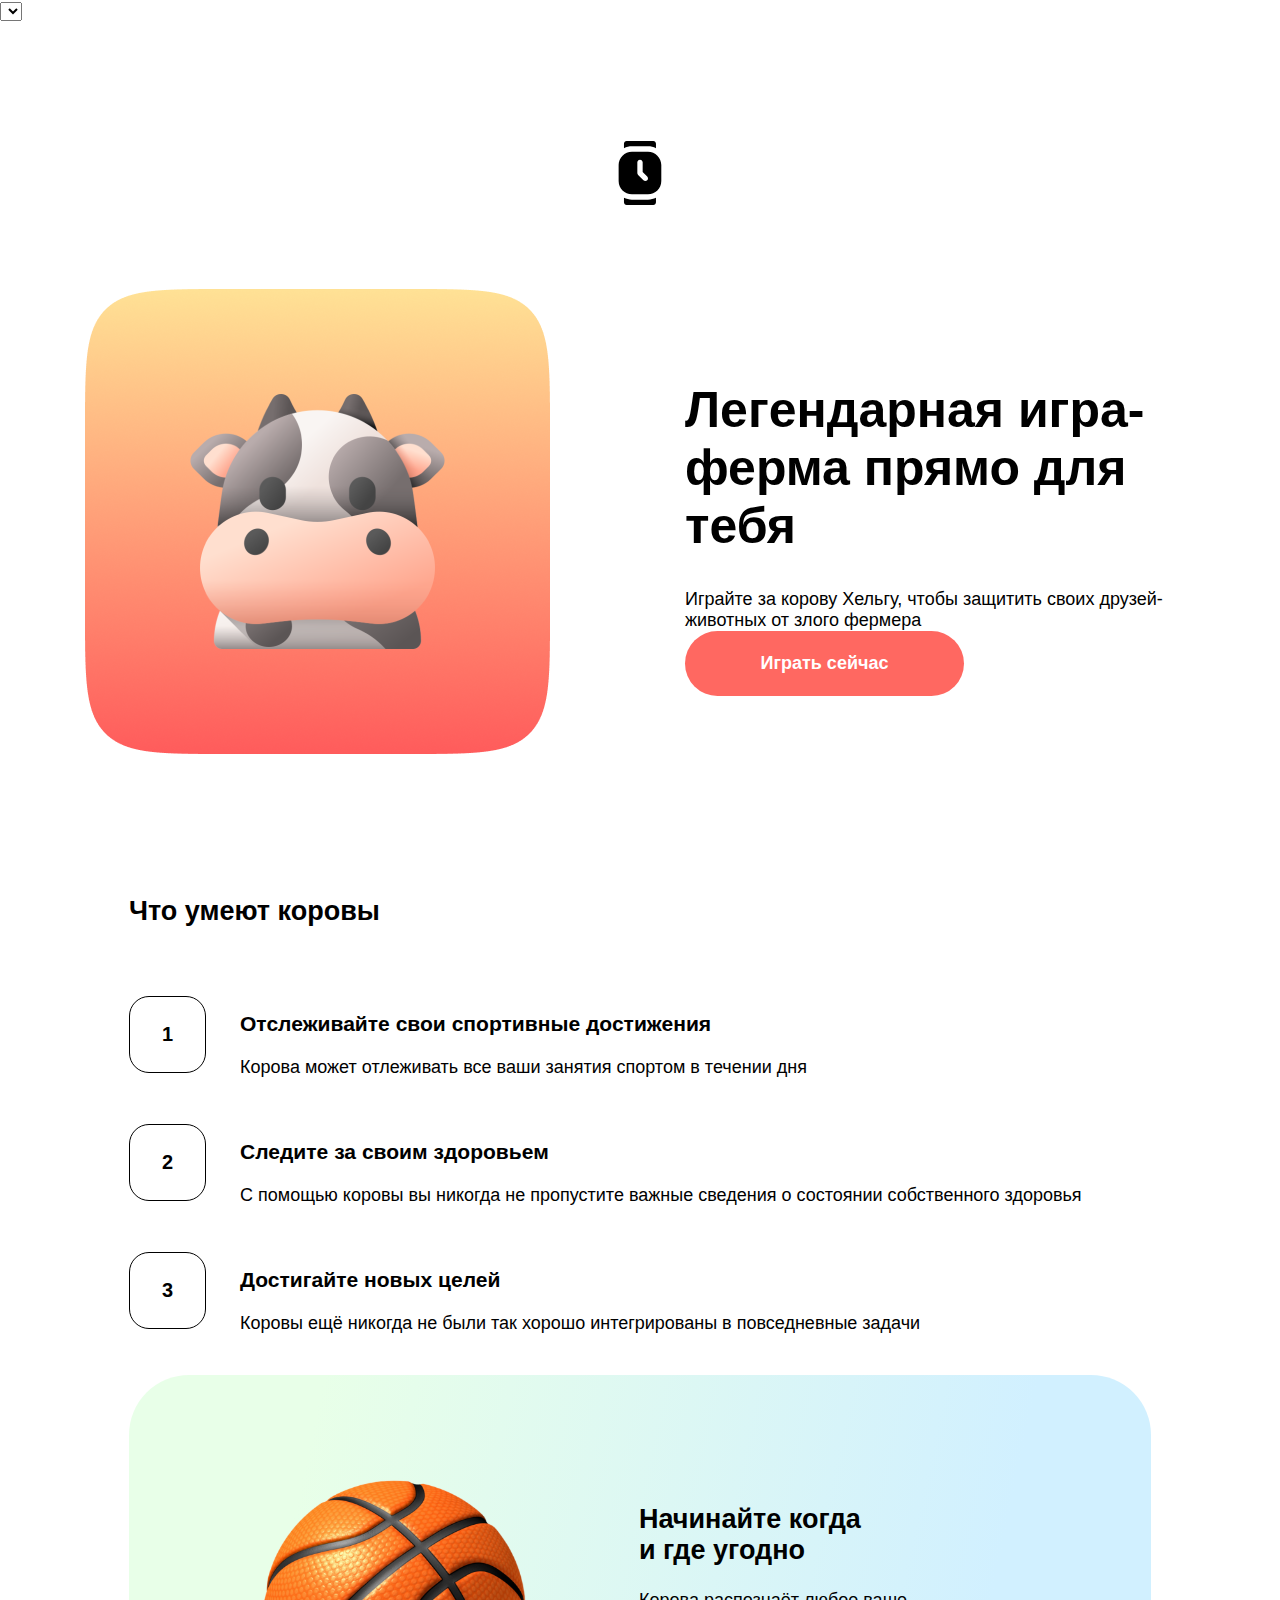
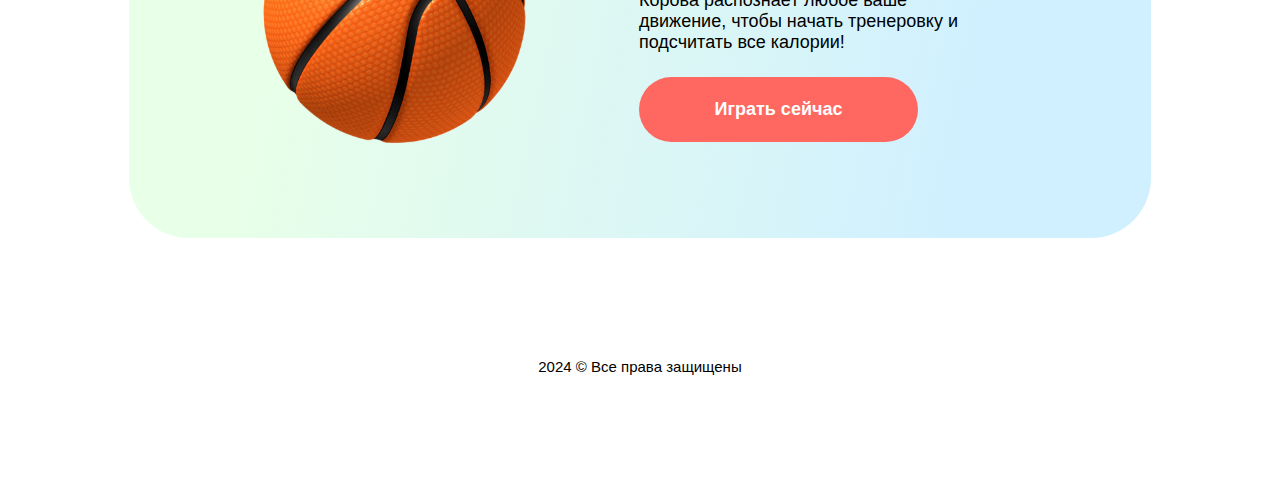
<file: index.html>
<!DOCTYPE html>
 <html lang="ru">
 <head>
    <meta charset="UTF-8">
    <meta name="viewport" content="width=device-width, initial-scale=1.0">
    <title>Sportbit</title>
    <link rel="stylesheet" href="main.css">
 </head>
 <body>
   <header>
   </header>
   <select name="features">
   </select>
   <selection class="action">
      <div class="container">
      </div>
   <section class="header">
     <div class="container">
         <a href="#" class="logo">
            <img src="free-icon-font-watch-smart-9586205.svg" alt="логотип" class="img-logo">
         </a>
         <div class="wrapper">
            <img src="Frame 13.png" alt="часы" class="clock">
            <div class="text">
               <h1>Легендарная игра-ферма прямо для тебя</h1>
               <p>Играйте за корову Хельгу, чтобы защитить своих друзей-животных от злого фермера</p>
               <a href="#" class="button">Играть сейчас</a>
            </div>   
         </div>
     </div>
   </section>
   </section>
   </header>
   <section class="features">
      <div class="container">
         <div class="features-container">
            <h2>Что умеют коровы</h2>
            <div class="feature">
               <span class="feature-digit">1</span>
               <div class="feature-wrap">
                  <h3 class="feature-title">
                     Отслеживайте свои спортивные достижения
                  </h3>
                  <p class="feature-text">
                     Корова может отлеживать все ваши занятия спортом в течении дня
                  </p>
               </div>
            </div>
            <div class="feature">
               <span class="feature-digit">2</span>
               <div class="feature-wrap">
                  <h3 class="feature-title">
                     Следите за своим здоровьем
                  </h3>
                  <p class="feature-text">
                     С помощью коровы вы никогда не пропустите важные сведения о состоянии собственного здоровья
                  </p>
               </div>
            </div>
            <div class="feature">
               <span class="feature-digit">3</span>
               <div class="feature-wrap">
                  <h3 class="feature-title">
                     Достигайте новых целей
                  </h3>
                  <p class="feature-text">
                     Коровы ещё никогда не были так хорошо интегрированы в повседневные задачи
                  </p>
               </div>
            </div>
            <div class="action-wrap">
               <img src="ball.png" alt="ball" class="ball"/>
               <div class="hero-text">
                  <h2>Начинайте когда <br>и где угодно</h2>
                  <p class="intro">Корова распознаёт любое ваше движение, чтобы начать тренеровку и подсчитать все калории!</p>
                  <a href="#" class="button">Играть сейчас</a>
               </div>
            </div>
         </div>
      </div>   
   </section>
   <footer class="footer">
      <div class="container">
         <p class="credits">2024 © Все права защищены</p>   
      </div>
   </footer>
  </body>
 </html>
</file>
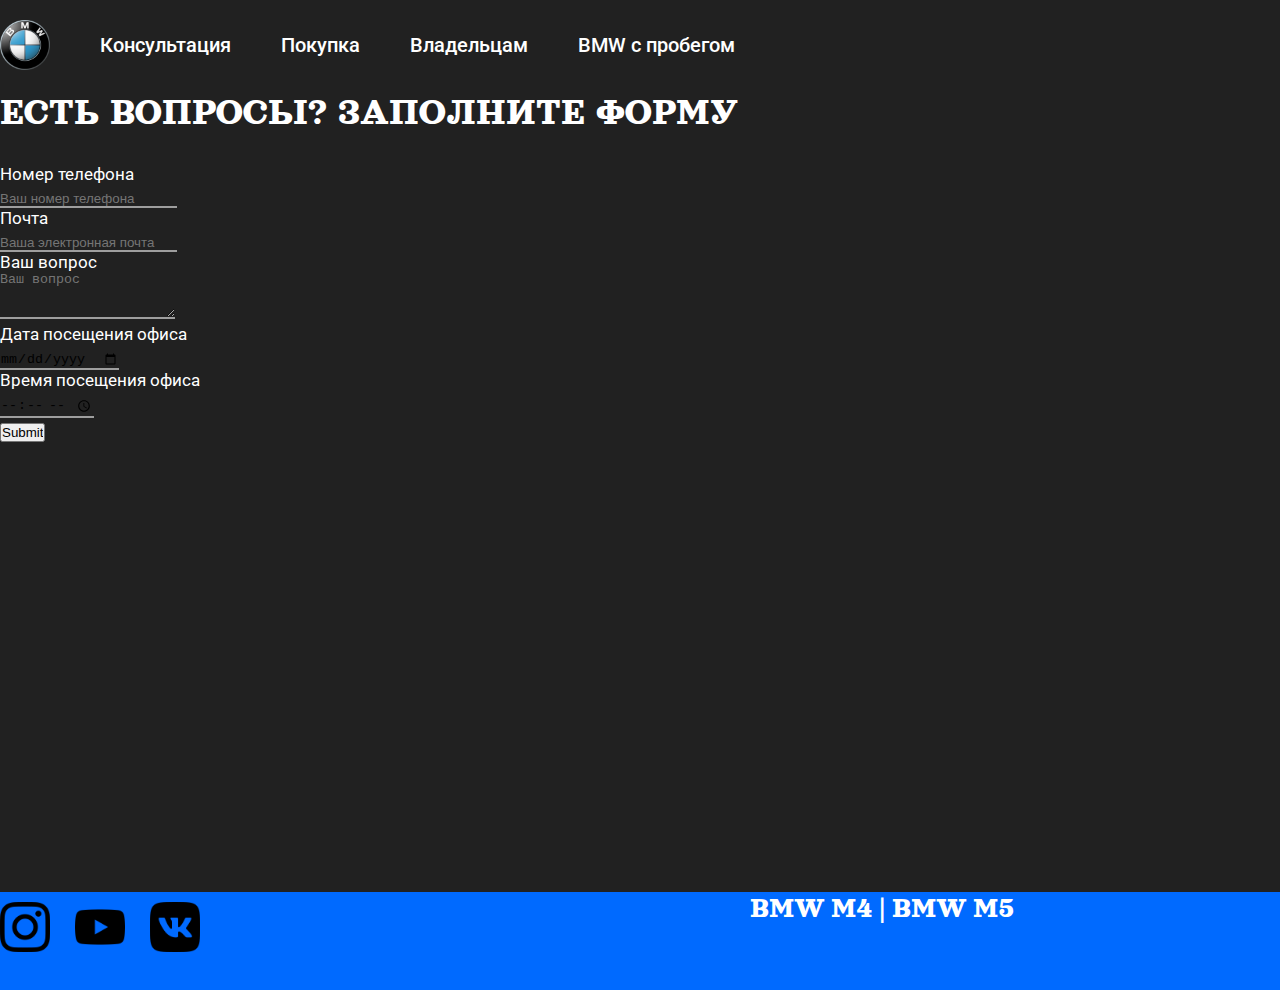
<file: form.html>
<!DOCTYPE html>
<html lang="ru">
<head>
    <meta charset="UTF-8">
    <meta name="viewport" content="width=device-width, initial-scale=1.0">
    <link rel="stylesheet" href="style.css">
    <title>Итоговый проект</title>
</head>
<body>
    <div class="container">
        <header class="header">
            <img src="images/bmw_logo.png" alt="BMW logo" class="logo" width="50" height="50">
            <div class="header-menu">
                <ul>
                    <li class="header-menu-li"><a href="form.html">Консультация</a></li>
                    <li class="header-menu-li"><a href="#">Покупка</a></li>
                    <li class="header-menu-li"><a href="#">Владельцам</a></li>
                    <li class="header-menu-li"><a href="#">BMW с пробегом</a></li>
                </ul>
            </div>
            <div class="header-elements">
                <ul>
                    <li><a href="#"><img src="images/marker.svg" alt="маркер" width="20" height="20"></a></li>
                    <li><a href="#"><img src="images/search.svg" alt="поиск" width="20" height="20"></a></li>
                </ul>
            </div> 
        </header>
        <section class="form">
            <h1>Есть вопросы? Заполните форму</h1>
            <div class="form-group">
                <p>Номер телефона</p>
                <input type="tel" placeholder="Ваш номер телефона" name="phone" id="phone">
            </div>
            <div class="form-group">
                <p>Почта</p>
                <input type="email" placeholder="Ваша электронная почта" name="email" id="email">
            </div>
            <div class="form-group">
                <p>Ваш вопрос</p>
                <textarea placeholder="Ваш вопрос" rows="3"></textarea>
            </div>
            <div class="form-group">
                <p>Дата посещения офиса</p>
                <input type="date" placeholder="Дата" name="date" id="date">
            </div>
            <div class="form-group">
                <p>Время посещения офиса</p>
                <input type="time" placeholder="Время" name="time" id="time">
            </div>
            <div class="form-group">
                <input type="submit" placeholder="Отправить">
            </div>
        </section>
    </div>
    <footer class="footer-two">
        <p class="text-footer">BMW M4 | BMW M5</p>
        <a href="#"><img src="images/instagram_logo.png" alt="instagram" class="logo-footer" width="50px" height="50px"></a>
        <a href="#"><img src="images/youtube_logo.png" alt="youtube" class="logo-footer" width="50px" height="50px"></a>
        <a href="#"><img src="images/vk_logo.png" alt="vk" class="logo-footer" width="50px" height="50px"></a>
    </footer>  
</body>
</html>
</file>
<file: main.css>
body {
    margin: 0;
    padding: 0;
    font-family: "Open sans", sans-serif;
    color: black;
    font-size: 18px;
    font-weight: 400;
}

* {
    box-sizing: border-box;
}

.container{
    max-width: 1110px;
    margin: 0 auto;
}

.clock {
    height: 465px;
}

.logo {
    max-width: 465px;
    margin: 0 auto;
    display: block;
    text-align: center;
}

.img-logo {
    width: 64px;
}

h1 {
    color: #000000;
    font-size: 50px;
    font-style: normal;
    font-weight: 700;
}

p {
    font-size: 18px;
    margin-right: 30px 10px 45px 12px;
}

.text {
    width: 510px;
}

.button {
    background: #FF6861;
    border-radius: 100px;
    color: #ffffff;
    padding: 22px 0;
    text-decoration: none;
    font-size: 18px;
    font-weight: 700;
    display: block;
    width: 279px;
    text-align: center;
    transition: all 0.5s ease;
}

.button:hover {
    background: #000000;
}

.wrapper {
    display: flex;
    align-items: center;
    margin-top: 79px;
    justify-content: space-between;
}

.features-container {
    width: 1022px;
    display: flex;
    flex-direction: column;
    gap: 41px;
    margin: 0 auto;
}

.feature {
    display: flex;
    align-items: center;
    gap: 34px;
}

.feature-digit {
    font-weight: 700;
    font-size: 20px;
    border: 1px solid #000000;
    border-radius: 20px;
    width: 77px;
    height: 77px;
    display: flex;
    align-items: center;
    justify-content: center;
    transition: all 0.5s ease;
}

.feature-digit:hover {
    background: #000000;
    color: #ffffff;
}

.ball {
    width: 287px;
}

.action-wrap {
    background: linear-gradient(102deg, #E8FFE8 17.38%, #D1F0FF 81.25%);
    border-radius: 60px;
    display: flex;
    align-items: center;
    padding: 93px 168px 83px 122px;
    gap: 101px;
    justify-content: center;
}

.hero-text {
    width: 465px;
}

.hero-text h2{
    text-align: left;
    margin-bottom: 0;
}

.action-wrap .intro {
    margin: 24px 0;
}

section {
    padding-top: 120px;
}

.credits {
    font-size: 15px;
    text-align: center;
}

.footer {
    padding: 120px 0;
}

p {
    margin: 0
}

@keyframes rot {
    0% {
        transform: rotate(0deg);
    }
    100% {
        transform: rotate(360deg);
    }
}

.action-wrap img {  
    animation: 5s linear 0s normal none infinite rot;
}

@media (max-width: 1199px) {
    .container {
        max-width: 960px;
    }      
}

@media (max-width: 991px) {  
    .container {
        max-width: 720px;
    }

    .wrapper {
        flex-direction: column;
        text-align: center;
        gap: 50px;
    }

    .button {
         margin: 0 auto;   
    }

    .action-wrap{
        flex-direction: column;
        text-align: center;
        padding: 100px 140px;
    }

    .hero-text h2 {
        text-align: center;
    }
}

@media (max-width: 767px) {
    .container {
        max-width: 540px;
    } 

    .feature {
        flex-direction: column;
        text-align: center;
    }

    .features-container {
        width: auto;
    }
}

@media (max-width: 575px) {
    .container {
        padding: 0 15px;  
    }

    .clock {
        width: 100%;
        display: block;
    }

    .header-text {
        width: auto;
    }

    h1 {
        font-size: 45px;
    }

    .action-wrap img {
        width: 200px;
    }

    .action-wrap {
        padding: 70px 20px;
    }

    .action-wrap .hero-text{
        width: 100px;
    }

    .footer {
        padding: 50px;
    }
}
</file>
<file: style.css>
@import url('https://fonts.googleapis.com/css2?family=Orelega+One&display=swap');
@import url('https://fonts.googleapis.com/css2?family=Roboto:ital,wght@0,100..900;1,100..900&display=swap');

* {
    padding: 0;
    margin: 0;
}

body {
    font-family: "Roboto", serif;
    font-weight: 400;
    font-size: 20px; 
    color: #ffffff;
    background: #212121;
}

a {
    text-decoration: none;
    color: #ffffff;
}

ul {
    list-style: none;
}

h1, h2, h3, h4, h5, h6 {
    font-family: "Orelega One", serif;
    font-weight: 400;
    font-style: normal;
    color: #ffffff;
    text-transform: uppercase;
}

.container {
    width: 1400px;
    margin: 0 auto;
}

.header {
    display: flex;
    align-items: center;
    padding: 20px 0;
    font-weight: 500;
}

.logo {
    margin-right: 50px;
}

.header-menu ul {
    display: flex;
}

.header-elements {
    margin-left: auto;
}

.header-elements ul {
    display: flex;
}

.header-menu li {
    margin-right: 50px;
}

.header-menu li:last-child {
    margin-right: 0;
}

.header-elements li {
    margin-right: 15px;
}

.header-elements li:last-child {
    margin-right: 0;
}

.header-menu-li:hover {
    opacity: 0.7;
}

.hero {
    height: 800px;
}

.bmwm4 {
    position: absolute;
    left: 500px;
    top: 20px;
}

.name_bmwm4 {
    position: absolute;
    left: 790px;
    font-size: 100px;
}

.button-text-m4 {
    color: #fa8f03;
    font-size: 15px;
}

h1 {
    margin-bottom: 30px;  
}

.bmwm4-info {
    position: absolute;
    left: 150px;
    top: 550px;
}

.title-elements {
    font-size: 19px;
    font: bold;
}

.bmwm4_info_speed {
    display: flex;
    position: absolute;
    right: 200px;
    top: 600px;
    width: 600px;
    justify-content: space-between;
}

.text-elements {
    font-size: 40px;
}

.button-configuration {
    background-color: #ffffff;
    color: #000000;
    z-index: 3;
}

.bmwm4_buttons_configuration {
    position: absolute;
    right: 200px;
    top: 800px; 
    display: flex;
    padding: 10px 20px;
    gap: 30px;
    
}

.bmwm4_buttons_configuration button {
    background-color: #ffffff;
    color: #000000;
    border: 1px solid #000000;
    font-size: 20px;
    padding: 20px 20px;
    margin-bottom: 10px;
    z-index: 3;
}

.card-list {
    display: flex;
    gap: 40px;
}

.card-item {
    width: 400px;
    background-color: #ffffff;
    color: #000000;
    display: flex;
    flex-direction: column;
    padding: 20px;
}

.card-item h3 {
    text-align: center;
    color: #000000;
}

.card-item-equipment {
    text-align: center;
    font-size: 15px;
    margin-top: 10px;
}

.card-item button {
    background-color: #ffffff;
    color: #000000;
    border: 1px solid #000000;
    font-size: 20px;
    padding: 10px 100px;
    margin-bottom: 10px;
}

.card-item-price {
    font-weight: 100;
    margin-bottom: 15px;
    font-size: 28px;
}

.card-info {
    font-size: 17px;
    color: gray;
}

.bmwm5_buttons_configuration {
    position: absolute;
    right: 200px;
    top: 2300px; 
    display: flex;
    padding: 10px 20px;
    gap: 30px;
}

.bmwm5_buttons_configuration button {
    background-color: #ffffff;
    color: #000000;
    border: 1px solid #000000;
    font-size: 20px;
    padding: 20px 20px;
    margin-bottom: 10px;
}

.bmwm5_info_speed {
    display: flex;
    position: absolute;
    right: 1050px;
    top: 2300px;
    width: 600px;
    justify-content: space-between;
}

.bmwm5-info {
    position: absolute;
    right: 600px;
    top: 1490px;
}

.name_bmwm5 {
    position: absolute;
    left: 690px;
    font-size: 100px;
    width: 200px;
}

.button-text-m5 {
    color: #000000;
    font-size: 15px;
}

footer {
    background: #006aff;
    height: 100px;
    margin-top: 300px;
}

.text-footer {
    position: absolute;
    left: 750px;
    font-size: 30px;
    font-family: "Orelega One", serif;
    font-weight: 400;
    font-style: normal;
    color: #ffffff;
    text-transform: uppercase;
}

.logo-footer {
    right: 100px;
    margin-top: 10px;
}

footer a {
    margin-right: 20px;
}

#phone {
    border: 0;
    border-bottom: 2px solid #9e9e9e;
    background: none;
}

#email {
    border: 0;
    border-bottom: 2px solid #9e9e9e;
    background: none;
}

textarea {
    border: 0;
    border-bottom: 2px solid #9e9e9e;
    background: none;
}

#date {
    border: 0;
    border-bottom: 2px solid #9e9e9e;
    background: none;
}

#time {
    border: 0;
    border-bottom: 2px solid #9e9e9e;
    background: none;
}

div p {
    font-size: 17px;
}

.footer-two {
    margin-top: 450px;
}

@media (max-width: 1024px) {
    .bmwm4_info_speed {
        right: 0px;
        left: 800px;
        top: 600px;
        width: 620px;
    }
    .bmwm4 {
        left: 300px;
        top: 20px;
    }
    .name_bmwm4 {
        position: absolute;
        left: 590px;
        font-size: 100px;
        width: 600px;
    }
    .bmwm4_info_speed {
        right: 0px;
        left: 800px;
        top: 600px;
        width: 600px;
    }
    .bmwm4_buttons_configuration {
        position: absolute;
        right: 0px;
        left: 900px;
        top: 800px;
        display: flex;
        padding: 10px 20px;
        gap: 30px;
    }
    .bmwm5-info {
        position: absolute;
        right: 0px;
        left: 700px;
        top: 1490px;
        width: 400px;
    }
    .name_bmwm5 {
        position: absolute;
        left: 400px;
        font-size: 100px;
        width: 200px;
    }
    .text-footer {
        position: absolute;
        left: 450px;
        font-size: 30px;
        font-family: "Orelega One", serif;
        font-weight: 400;
        font-style: normal;
        color: #ffffff;
        text-transform: uppercase;
    }
    .bmwm5_buttons_configuration {
        position: absolute;
        right: 0px;
        left: 775px;
        top: 2100px;
        display: flex;
        padding: 10px 20px;
        gap: 30px;
    }
    .bmwm5_info_speed {
        display: flex;
        position: absolute;
        right: 400px;
        top: 2100px;
        width: 600px;
        justify-content: space-between;
    }
    footer {
        background: #006aff;
        height: 100px;
        margin-top: 150px;
        width: 1400px;
    }
}

@media (max-width: 768px) {

    .bmwm4 {
        left: 300px;
        top: 20px;
    }
    .name_bmwm4 {
        position: absolute;
        left: 590px;
        font-size: 70px;
        width: 700px;
    }
    .bmwm4_info_speed {
        right: 0px;
        left: 700px;
        top: 600px;
        width: 600px;
    }
    .bmwm4_buttons_configuration {
        position: absolute;
        right: 0px;
        left: 900px;
        top: 800px;
        display: flex;
        padding: 10px 20px;
        gap: 30px;
    }
    .bmwm5-info {
        position: absolute;
        right: 0px;
        left: 700px;
        top: 4250px;
        width: 700px;
    }
    .name_bmwm5 {
        position: absolute;
        left: 390px;
        font-size: 100px;
        width: 200px;
    }
    .bmwm5_buttons_configuration {
        position: absolute;
        right: 0px;
        left: 900px;
        top: 4750px;
        display: flex;
        padding: 10px 20px;
        gap: 30px;
    }
    .bmwm5_info_speed {
        display: flex;
        position: absolute;
        left: 50px;
        right: 0px;
        top: 4750px;
        width: 600px;
        justify-content: space-between;
    }
    .card-list {
        flex-direction: column;
        align-items: center;
    }
    .card-item {
        width: 800px;
        background-color: #ffffff;
        color: #000000;
        display: flex;
        flex-direction: column;
        padding: 20px;
        font-size: 60px;
    }
    .card-item-equipment {
        text-align: center;
        font-size: 35px;
        margin-top: 10px;
    }
    .card-item-price {
        font-weight: 100;
        margin-bottom: 15px;
        font-size: 58px;
    }
    .card-item button {
        background-color: #ffffff;
        color: #000000;
        border: 1px solid #000000;
        font-size: 40px;
        padding: 10px 100px;
        margin-bottom: 10px;
    }
    .card-info {
        font-size: 37px;
        color: gray;
    }
    .text-elements-name-one{
        font-size: 70px;
    }
}

@media (max-width: 600px) {
    .bmwm4 {
        left: 300px;
        top: 20px;
    }
    .name_bmwm4 {
        position: absolute;
        left: 590px;
        font-size: 70px;
        width: 700px;
    }
    .bmwm4_info_speed {
        right: 0px;
        left: 700px;
        top: 600px;
        width: 600px;
    }
    .bmwm4_buttons_configuration {
        position: absolute;
        right: 0px;
        left: 900px;
        top: 800px;
        display: flex;
        padding: 10px 20px;
        gap: 30px;
    }
    .bmwm5-info {
        position: absolute;
        right: 0px;
        left: 700px;
        top: 4250px;
        width: 700px;
    }
    .name_bmwm5 {
        position: absolute;
        left: 390px;
        font-size: 100px;
        width: 200px;
    }
    .bmwm5_buttons_configuration {
        position: absolute;
        right: 0px;
        left: 900px;
        top: 4750px;
        display: flex;
        padding: 10px 20px;
        gap: 30px;
    }
    .bmwm5_info_speed {
        display: flex;
        position: absolute;
        left: 50px;
        right: 0px;
        top: 4750px;
        width: 600px;
        justify-content: space-between;
    }
    .card-list {
        flex-direction: column;
        align-items: center;
    }
    .card-item {
        width: 800px;
        background-color: #ffffff;
        color: #000000;
        display: flex;
        flex-direction: column;
        padding: 20px;
        font-size: 60px;
    }
    .card-item-equipment {
        text-align: center;
        font-size: 35px;
        margin-top: 10px;
    }
    .card-item-price {
        font-weight: 100;
        margin-bottom: 15px;
        font-size: 58px;
    }
    .card-item button {
        background-color: #ffffff;
        color: #000000;
        border: 1px solid #000000;
        font-size: 40px;
        padding: 10px 100px;
        margin-bottom: 10px;
    }
    .card-info {
        font-size: 37px;
        color: gray;
    }
    .text-elements-name-one{
        font-size: 70px;
    }
}

@media (max-width: 480px) {
    .bmwm4 {
        left: 300px;
        top: 20px;
    }
    .name_bmwm4 {
        position: absolute;
        left: 590px;
        font-size: 100px;
        width: 700px;
    }
    .bmwm4_info_speed {
        right: 0px;
        left: 700px;
        top: 600px;
        width: 600px;
    }
    .bmwm4_buttons_configuration {
        position: absolute;
        right: 0px;
        left: 900px;
        top: 800px;
        display: flex;
        padding: 10px 20px;
        gap: 30px;
    }
    .bmwm4-info {
        position: absolute;
        left: 150px;
        top: 550px;
        width: 500px;
    }
    .name_bmwm5 {
        position: absolute;
        left: 390px;
        font-size: 100px;
        width: 200px;
    }
    .bmwm5_buttons_configuration {
        position: absolute;
        right: 0px;
        left: 900px;
        top: 4890px;
        display: flex;
        padding: 10px 20px;
        gap: 30px;
    }
    .bmwm5_info_speed {
        display: flex;
        position: absolute;
        left: 50px;
        right: 0px;
        top: 4900px;
        width: 600px;
        justify-content: space-between;
    }
    .card-list {
        flex-direction: column;
        align-items: center;
    }
    .card-item {
        width: 800px;
        background-color: #ffffff;
        color: #000000;
        display: flex;
        flex-direction: column;
        padding: 20px;
        font-size: 60px;
    }
    .card-item-equipment {
        text-align: center;
        font-size: 35px;
        margin-top: 10px;
    }
    .card-item-price {
        font-weight: 100;
        margin-bottom: 15px;
        font-size: 58px;
    }
    .card-item button {
        background-color: #ffffff;
        color: #000000;
        border: 1px solid #000000;
        font-size: 40px;
        padding: 10px 100px;
        margin-bottom: 10px;
    }
    .card-info {
        font-size: 37px;
        color: gray;
    }
    .text-elements-name-one{
        font-size: 70px;
    }
    .text-footer {
        position: absolute;
        left: 450px;
        width: 500px;
        font-size: 30px;
        font-family: "Orelega One", serif;
        font-weight: 400;
        font-style: normal;
        color: #ffffff;
        text-transform: uppercase;
    }
}

@media (max-width: 320px) {
    .bmwm4 {
        left: 300px;
        top: 20px;
    }
    .name_bmwm4 {
        position: absolute;
        left: 590px;
        font-size: 100px;
        width: 700px;
    }
    .bmwm4_info_speed {
        right: 0px;
        left: 700px;
        top: 600px;
        width: 600px;
    }
    .bmwm4_buttons_configuration {
        position: absolute;
        right: 0px;
        left: 900px;
        top: 800px;
        display: flex;
        padding: 10px 20px;
        gap: 30px;
    }
    .bmwm4-info {
        position: absolute;
        left: 150px;
        top: 550px;
        width: 500px;
    }
    .name_bmwm5 {
        position: absolute;
        left: 390px;
        font-size: 100px;
        width: 200px;
    }
    .bmwm5_buttons_configuration {
        position: absolute;
        right: 0px;
        left: 900px;
        top: 4890px;
        display: flex;
        padding: 10px 20px;
        gap: 30px;
    }
    .bmwm5_info_speed {
        display: flex;
        position: absolute;
        left: 50px;
        right: 0px;
        top: 4900px;
        width: 600px;
        justify-content: space-between;
    }
    .card-list {
        flex-direction: column;
        align-items: center;
    }
    .card-item {
        width: 800px;
        background-color: #ffffff;
        color: #000000;
        display: flex;
        flex-direction: column;
        padding: 20px;
        font-size: 60px;
    }
    .card-item-equipment {
        text-align: center;
        font-size: 35px;
        margin-top: 10px;
    }
    .card-item-price {
        font-weight: 100;
        margin-bottom: 15px;
        font-size: 58px;
    }
    .card-item button {
        background-color: #ffffff;
        color: #000000;
        border: 1px solid #000000;
        font-size: 40px;
        padding: 10px 100px;
        margin-bottom: 10px;
    }
    .card-info {
        font-size: 37px;
        color: gray;
    }
    .text-elements-name-one{
        font-size: 70px;
    }
    .text-footer {
        position: absolute;
        left: 450px;
        width: 500px;
        font-size: 30px;
        font-family: "Orelega One", serif;
        font-weight: 400;
        font-style: normal;
        color: #ffffff;
        text-transform: uppercase;
    }
}
</file>
